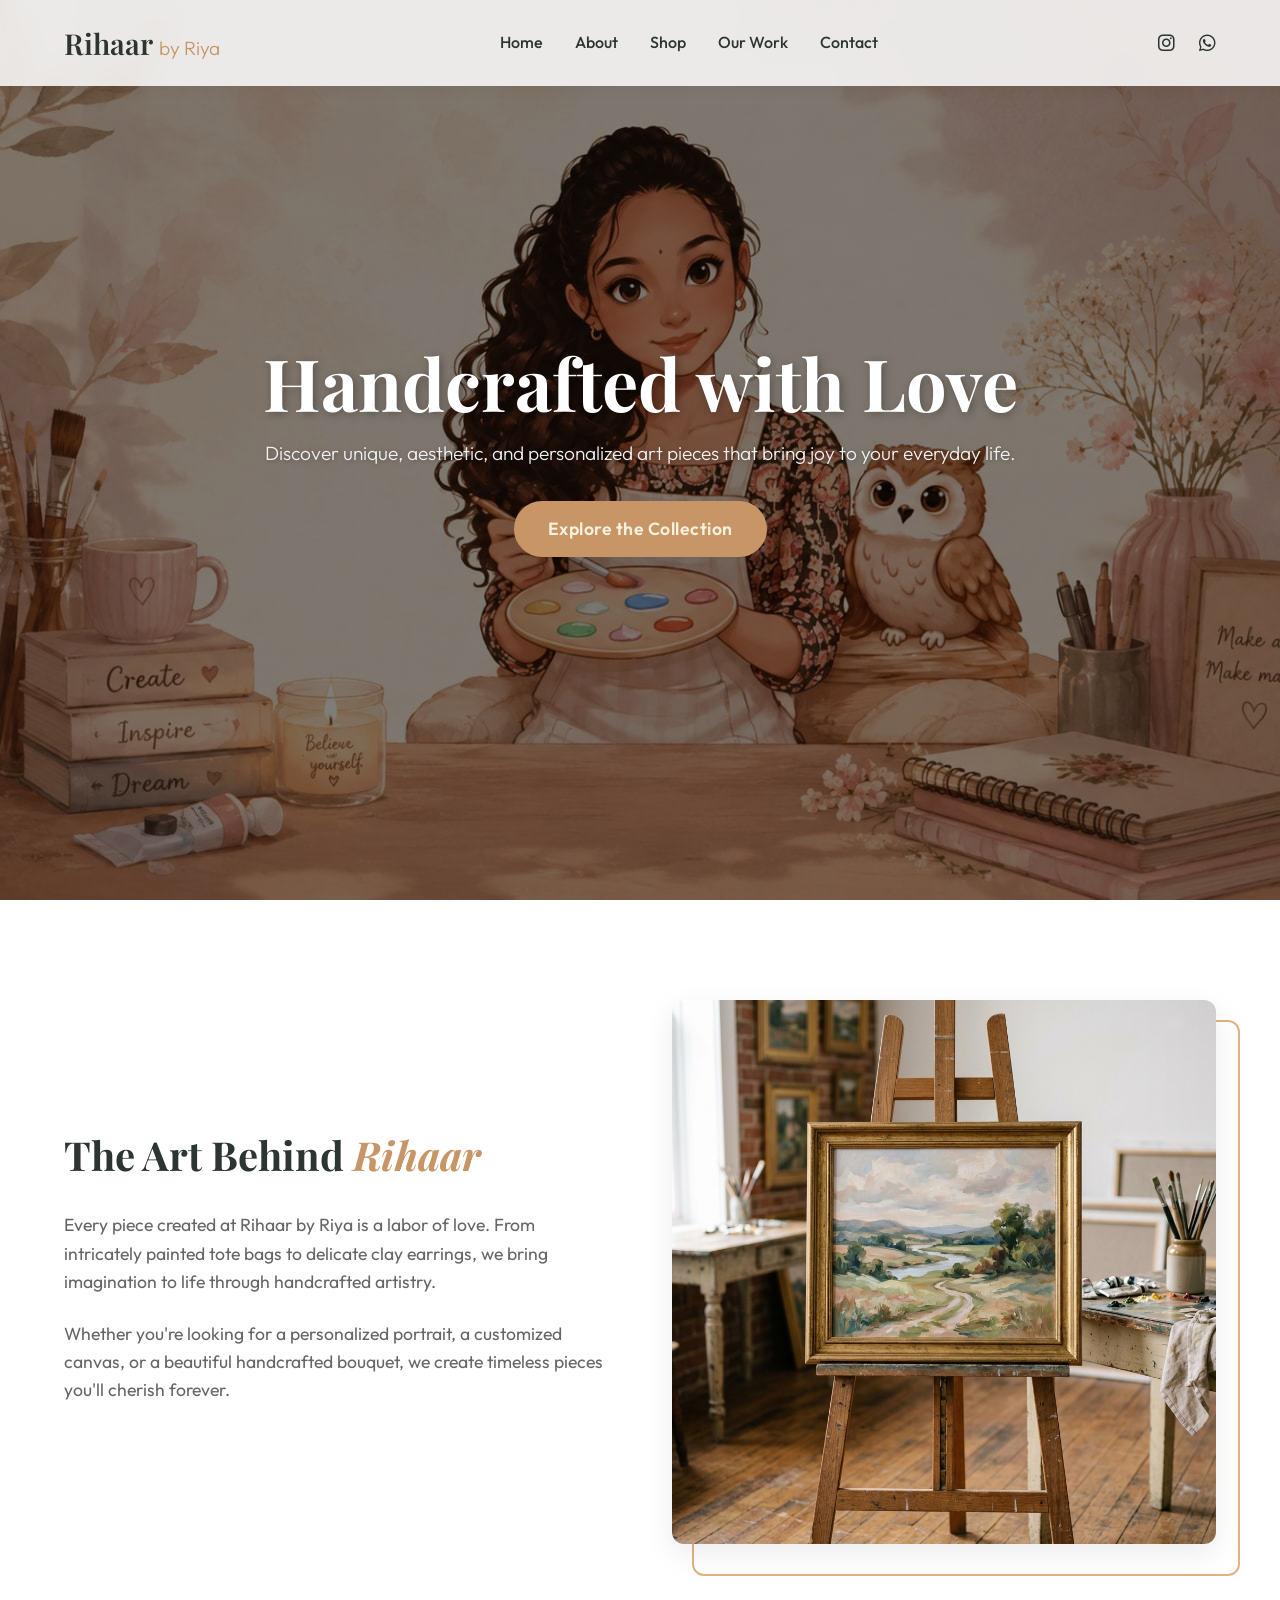
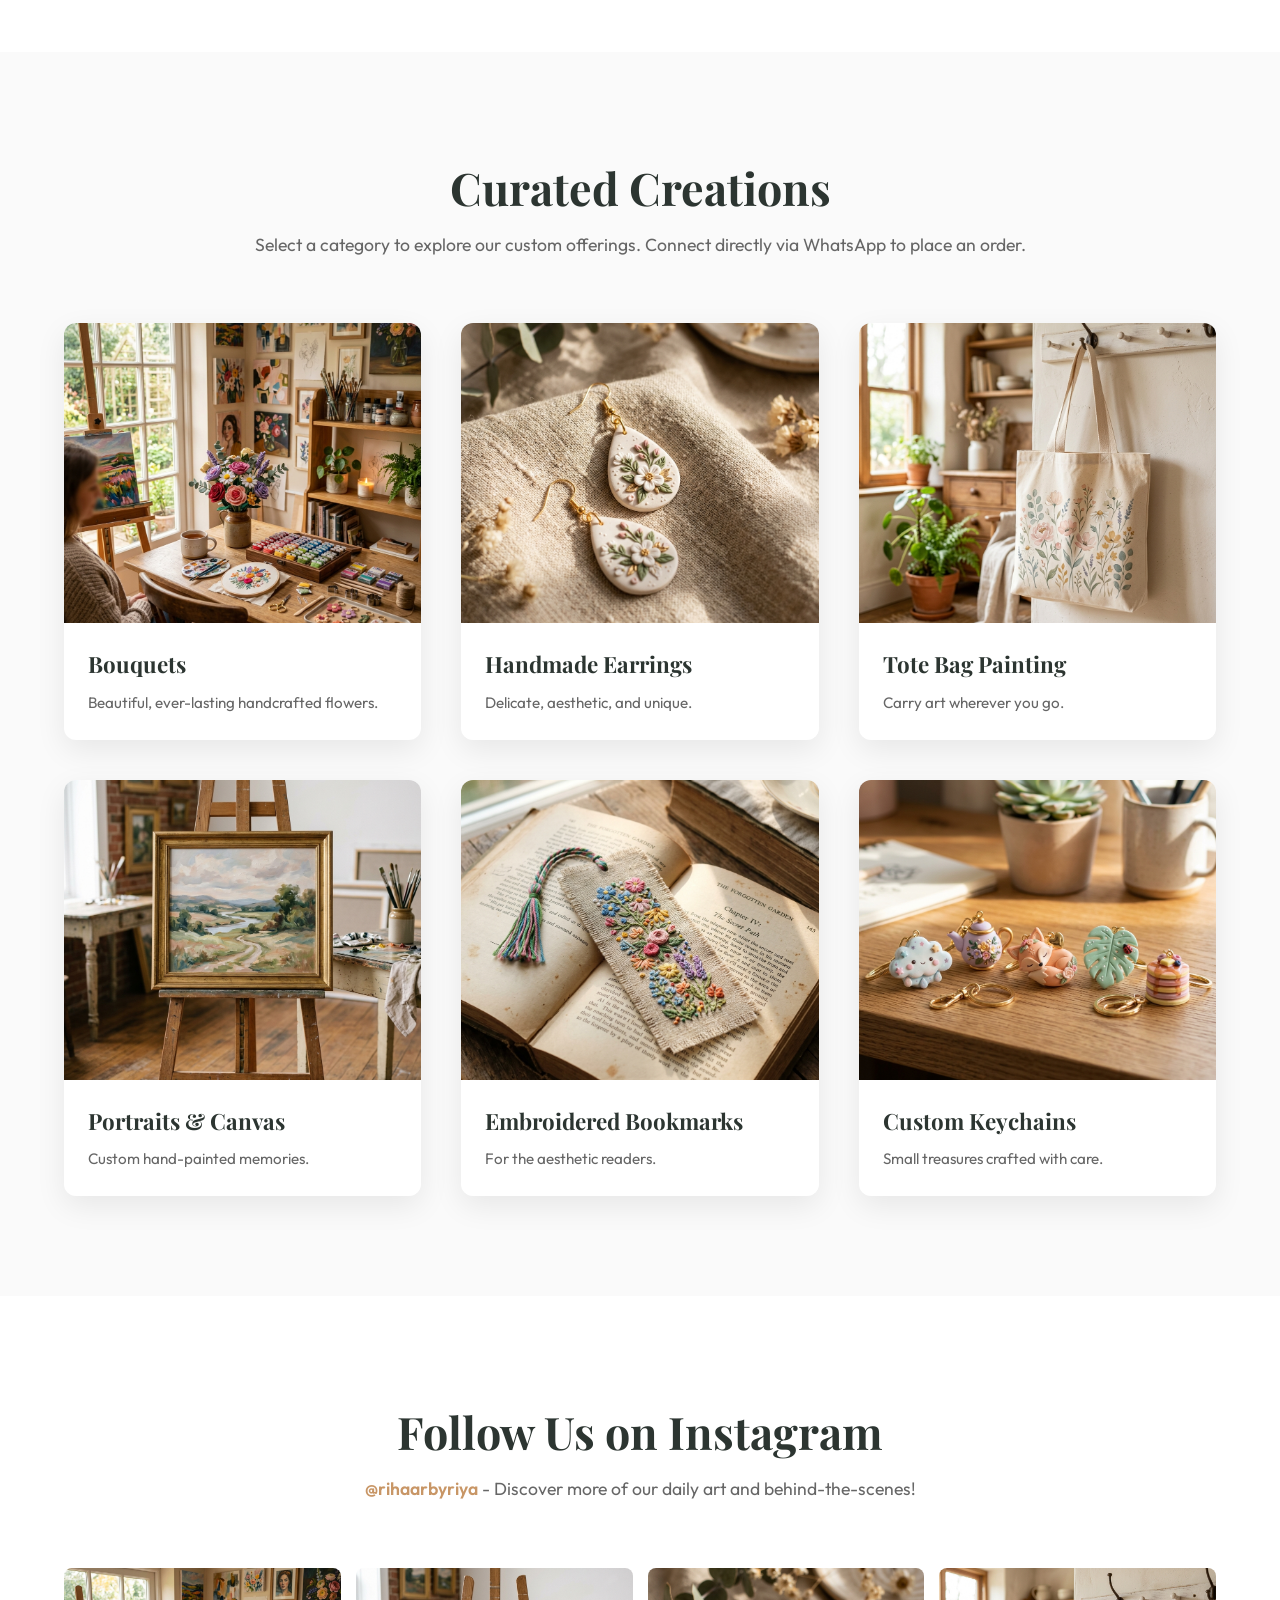
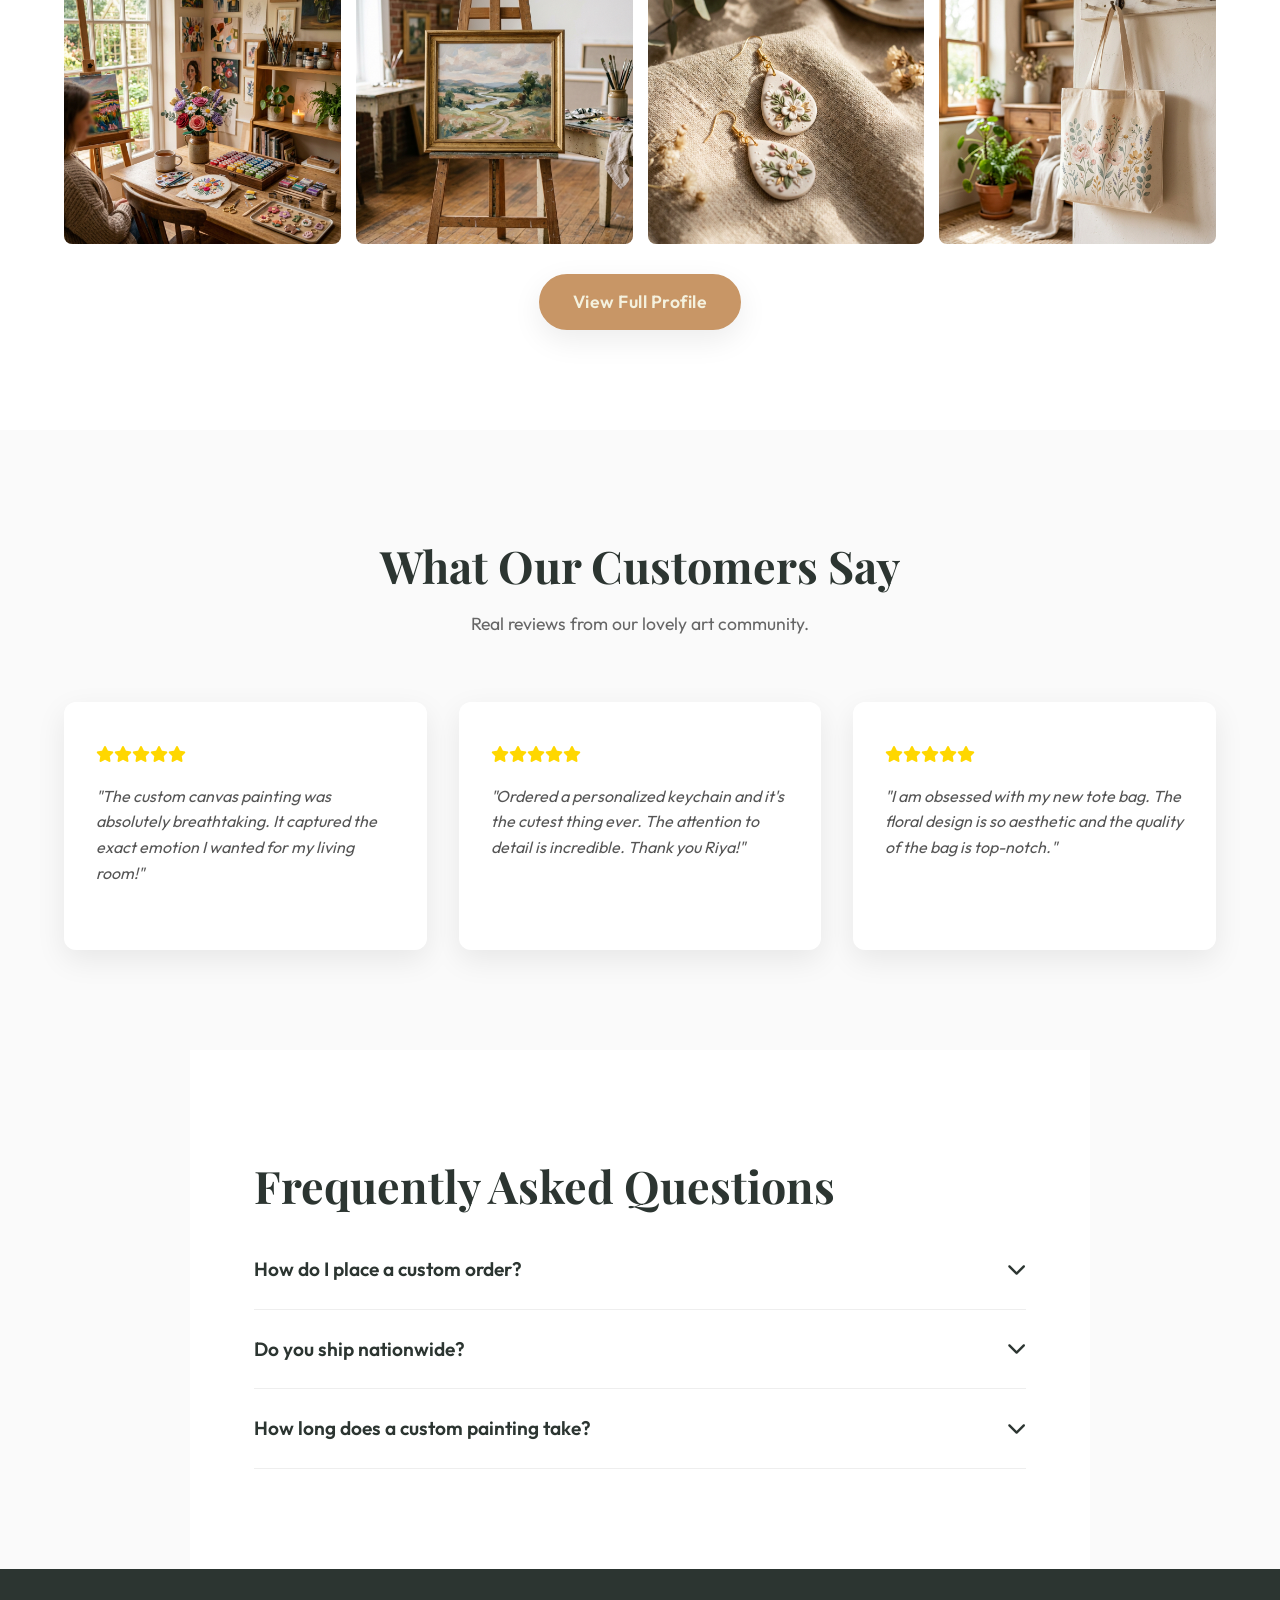
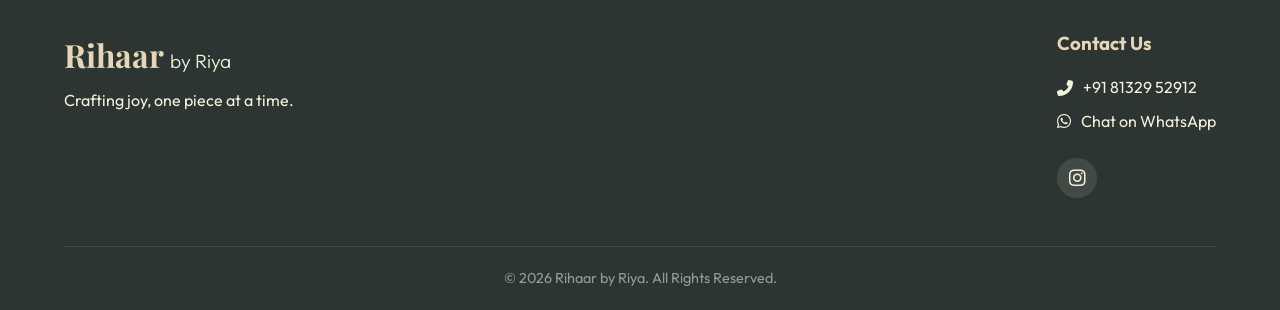
<file: index.html>
<!DOCTYPE html>
<html lang="en">

<head>
    <meta charset="UTF-8">
    <meta name="viewport" content="width=device-width, initial-scale=1.0">
    <title>Rihaar by Riya | Handcrafted Art & Gifts</title>
    <meta name="description"
        content="Premium handcrafted bouquets, keychains, earrings, bookmarks, portraits, canvas paintings, and tote bags by Riya.">
    <link rel="stylesheet" href="styles.css">
    <link
        href="https://fonts.googleapis.com/css2?family=Outfit:wght@300;400;600;800&family=Playfair+Display:ital,wght@0,400;0,600;1,400&display=swap"
        rel="stylesheet">
    <link rel="stylesheet" href="https://cdnjs.cloudflare.com/ajax/libs/font-awesome/6.4.0/css/all.min.css">
</head>

<body>
    <!-- Navbar -->
    <nav class="navbar">
        <div class="logo">
            <a href="#">Rihaar <span>by Riya</span></a>
        </div>
        <ul class="nav-links">
            <li><a href="index.html#home">Home</a></li>
            <li><a href="index.html#about">About</a></li>
            <li><a href="index.html#shop">Shop</a></li>
            <li><a href="gallery.html">Our Work</a></li>
            <li><a href="index.html#contact">Contact</a></li>
        </ul>
        <div class="nav-icons">
            <a href="https://www.instagram.com/rihaarbyriya?igsh=ODdzdWExbDZmdmE4" target="_blank"><i
                    class="fab fa-instagram"></i></a>
            <a href="https://wa.me/918132952912" target="_blank"><i class="fab fa-whatsapp"></i></a>
            <div class="menu-toggle"><i class="fas fa-bars"></i></div>
        </div>
    </nav>

    <!-- Hero Section -->
    <header id="home" class="hero">
        <div class="hero-bg"></div>
        <div class="hero-content">
            <h1 class="fade-up">Handcrafted with Love</h1>
            <p class="fade-up delay-1">Discover unique, aesthetic, and personalized art pieces that bring joy to your
                everyday life.</p>
            <a href="#shop" class="btn fade-up delay-2">Explore the Collection</a>
        </div>
    </header>

    <!-- About Section -->
    <section id="about" class="about">
        <div class="about-container">
            <div class="about-text scroll-anim">
                <h2>The Art Behind <span>Rihaar</span></h2>
                <p>Every piece created at Rihaar by Riya is a labor of love. From intricately painted tote bags to
                    delicate clay earrings, we bring imagination to life through handcrafted artistry.</p>
                <p>Whether you're looking for a personalized portrait, a customized canvas, or a beautiful handcrafted
                    bouquet, we create timeless pieces you'll cherish forever.</p>
            </div>
            <div class="about-image scroll-anim">
                <img src="images/canvas_painting.png" alt="Hand-painted Canvas Art">
            </div>
        </div>
    </section>

    <!-- Shop/Categories Section -->
    <section id="shop" class="shop">
        <h2 class="section-title scroll-anim">Curated Creations</h2>
        <p class="section-subtitle scroll-anim">Select a category to explore our custom offerings. Connect directly via
            WhatsApp to place an order.</p>

        <div class="product-grid">
            <!-- Product 1 -->
            <div class="product-card scroll-anim">
                <div class="product-img">
                    <img src="images/hero_banner.png" alt="Handcrafted Bouquets">
                    <div class="overlay">
                        <button class="order-btn" data-product="Handcrafted Bouquets"><i class="fab fa-whatsapp"></i>
                            Order Now</button>
                    </div>
                </div>
                <h3>Bouquets</h3>
                <p>Beautiful, ever-lasting handcrafted flowers.</p>
            </div>

            <!-- Product 2 -->
            <div class="product-card scroll-anim">
                <div class="product-img">
                    <img src="images/handmade_earrings.png" alt="Handmade Earrings">
                    <div class="overlay">
                        <button class="order-btn" data-product="Handmade Earrings"><i class="fab fa-whatsapp"></i> Order
                            Now</button>
                    </div>
                </div>
                <h3>Handmade Earrings</h3>
                <p>Delicate, aesthetic, and unique.</p>
            </div>

            <!-- Product 3 -->
            <div class="product-card scroll-anim">
                <div class="product-img">
                    <img src="images/tote_bag.png" alt="Tote Bag Painting">
                    <div class="overlay">
                        <button class="order-btn" data-product="Painted Tote Bags"><i class="fab fa-whatsapp"></i> Order
                            Now</button>
                    </div>
                </div>
                <h3>Tote Bag Painting</h3>
                <p>Carry art wherever you go.</p>
            </div>

            <!-- Product 4 -->
            <div class="product-card scroll-anim">
                <div class="product-img">
                    <img src="images/canvas_painting.png" alt="Portraits & Canvas">
                    <div class="overlay">
                        <button class="order-btn" data-product="Custom Portraits & Canvas"><i
                                class="fab fa-whatsapp"></i> Order Now</button>
                    </div>
                </div>
                <h3>Portraits & Canvas</h3>
                <p>Custom hand-painted memories.</p>
            </div>

            <!-- Product 5 -->
            <div class="product-card scroll-anim">
                <div class="product-img">
                    <img src="images/embroidered_bookmarks.png" alt="Embroidered Bookmarks">
                    <div class="overlay">
                        <button class="order-btn" data-product="Embroidered Bookmarks"><i class="fab fa-whatsapp"></i>
                            Order Now</button>
                    </div>
                </div>
                <h3>Embroidered Bookmarks</h3>
                <p>For the aesthetic readers.</p>
            </div>

            <!-- Product 6 -->
            <div class="product-card scroll-anim">
                <div class="product-img">
                    <img src="images/custom_keychains.png" alt="Custom Keychains">
                    <div class="overlay">
                        <button class="order-btn" data-product="Custom Keychains"><i class="fab fa-whatsapp"></i> Order
                            Now</button>
                    </div>
                </div>
                <h3>Custom Keychains</h3>
                <p>Small treasures crafted with care.</p>
            </div>
        </div>
    </section>

    <!-- Instagram Gallery Section -->
    <section id="instagram" class="instagram">
        <h2 class="section-title scroll-anim">Follow Us on Instagram</h2>
        <p class="section-subtitle scroll-anim"><a href="https://www.instagram.com/rihaarbyriya?igsh=ODdzdWExbDZmdmE4"
                target="_blank">@rihaarbyriya</a> - Discover more of our daily art and behind-the-scenes!</p>

        <div class="insta-grid scroll-anim">
            <div class="insta-item">
                <img src="images/hero_banner.png" alt="Instagram Post 1">
                <div class="insta-overlay"><i class="fab fa-instagram"></i></div>
            </div>
            <div class="insta-item">
                <img src="images/canvas_painting.png" alt="Instagram Post 2">
                <div class="insta-overlay"><i class="fab fa-instagram"></i></div>
            </div>
            <div class="insta-item">
                <img src="images/handmade_earrings.png" alt="Instagram Post 3">
                <div class="insta-overlay"><i class="fab fa-instagram"></i></div>
            </div>
            <div class="insta-item">
                <img src="images/tote_bag.png" alt="Instagram Post 4">
                <div class="insta-overlay"><i class="fab fa-instagram"></i></div>
            </div>
        </div>
        <a href="https://www.instagram.com/rihaarbyriya?igsh=ODdzdWExbDZmdmE4" target="_blank"
            class="btn fade-up delay-1" style="margin-top: 30px;">View Full Profile</a>
    </section>

    <!-- Testimonials Section -->
    <section id="testimonials" class="testimonials">
        <h2 class="section-title scroll-anim">What Our Customers Say</h2>
        <p class="section-subtitle scroll-anim">Real reviews from our lovely art community.</p>

        <div class="testimonial-grid">
            <div class="testi-card scroll-anim">
                <div class="stars"><i class="fas fa-star"></i><i class="fas fa-star"></i><i class="fas fa-star"></i><i
                        class="fas fa-star"></i><i class="fas fa-star"></i></div>
                <p>"The custom canvas painting was absolutely breathtaking. It captured the exact emotion I wanted for
                    my living room!"</p>
                <h4></h4>
            </div>
            <div class="testi-card scroll-anim delay-1">
                <div class="stars"><i class="fas fa-star"></i><i class="fas fa-star"></i><i class="fas fa-star"></i><i
                        class="fas fa-star"></i><i class="fas fa-star"></i></div>
                <p>"Ordered a personalized keychain and it's the cutest thing ever. The attention to detail is
                    incredible. Thank you Riya!"</p>
                <h4></h4>
            </div>
            <div class="testi-card scroll-anim delay-2">
                <div class="stars"><i class="fas fa-star"></i><i class="fas fa-star"></i><i class="fas fa-star"></i><i
                        class="fas fa-star"></i><i class="fas fa-star"></i></div>
                <p>"I am obsessed with my new tote bag. The floral design is so aesthetic and the quality of the bag is
                    top-notch."</p>
                <h4></h4>
            </div>
        </div>
    </section>

    <!-- FAQ Section -->
    <section id="faq" class="faq">
        <h2 class="section-title scroll-anim">Frequently Asked Questions</h2>
        <div class="faq-container scroll-anim">
            <div class="faq-item">
                <h3>How do I place a custom order? <i class="fas fa-chevron-down"></i></h3>
                <div class="faq-answer">
                    <p>Simply click the "Order Now" button on any product category or click the WhatsApp icon to message
                        us directly. We'll discuss your requirements and create something special just for you!</p>
                </div>
            </div>
            <div class="faq-item">
                <h3>Do you ship nationwide? <i class="fas fa-chevron-down"></i></h3>
                <div class="faq-answer">
                    <p>Yes, we ship across India! Delivery times and charges depend on your location and will be
                        confirmed during the order process.</p>
                </div>
            </div>
            <div class="faq-item">
                <h3>How long does a custom painting take? <i class="fas fa-chevron-down"></i></h3>
                <div class="faq-answer">
                    <p>Custom artworks take time to ensure perfection. Depending on the complexity and size, it usually
                        takes between 7 to 14 days to complete before shipping.</p>
                </div>
            </div>
        </div>
    </section>

    <!-- Contact & Footer -->
    <footer id="contact">
        <div class="footer-content">
            <div class="footer-brand">
                <h2>Rihaar <span>by Riya</span></h2>
                <p>Crafting joy, one piece at a time.</p>
            </div>
            <div class="footer-contact">
                <h3>Contact Us</h3>
                <p><i class="fas fa-phone-alt"></i> +91 81329 52912</p>
                <p><i class="fab fa-whatsapp"></i> <a href="https://wa.me/918132952912">Chat on WhatsApp</a></p>
                <div class="socials">
                    <a href="https://www.instagram.com/rihaarbyriya?igsh=ODdzdWExbDZmdmE4" target="_blank"><i
                            class="fab fa-instagram"></i></a>
                </div>
            </div>
        </div>
        <div class="footer-bottom">
            <p>&copy; 2026 Rihaar by Riya. All Rights Reserved.</p>
        </div>
    </footer>

    <script src="script.js"></script>
</body>

</html>
</file>
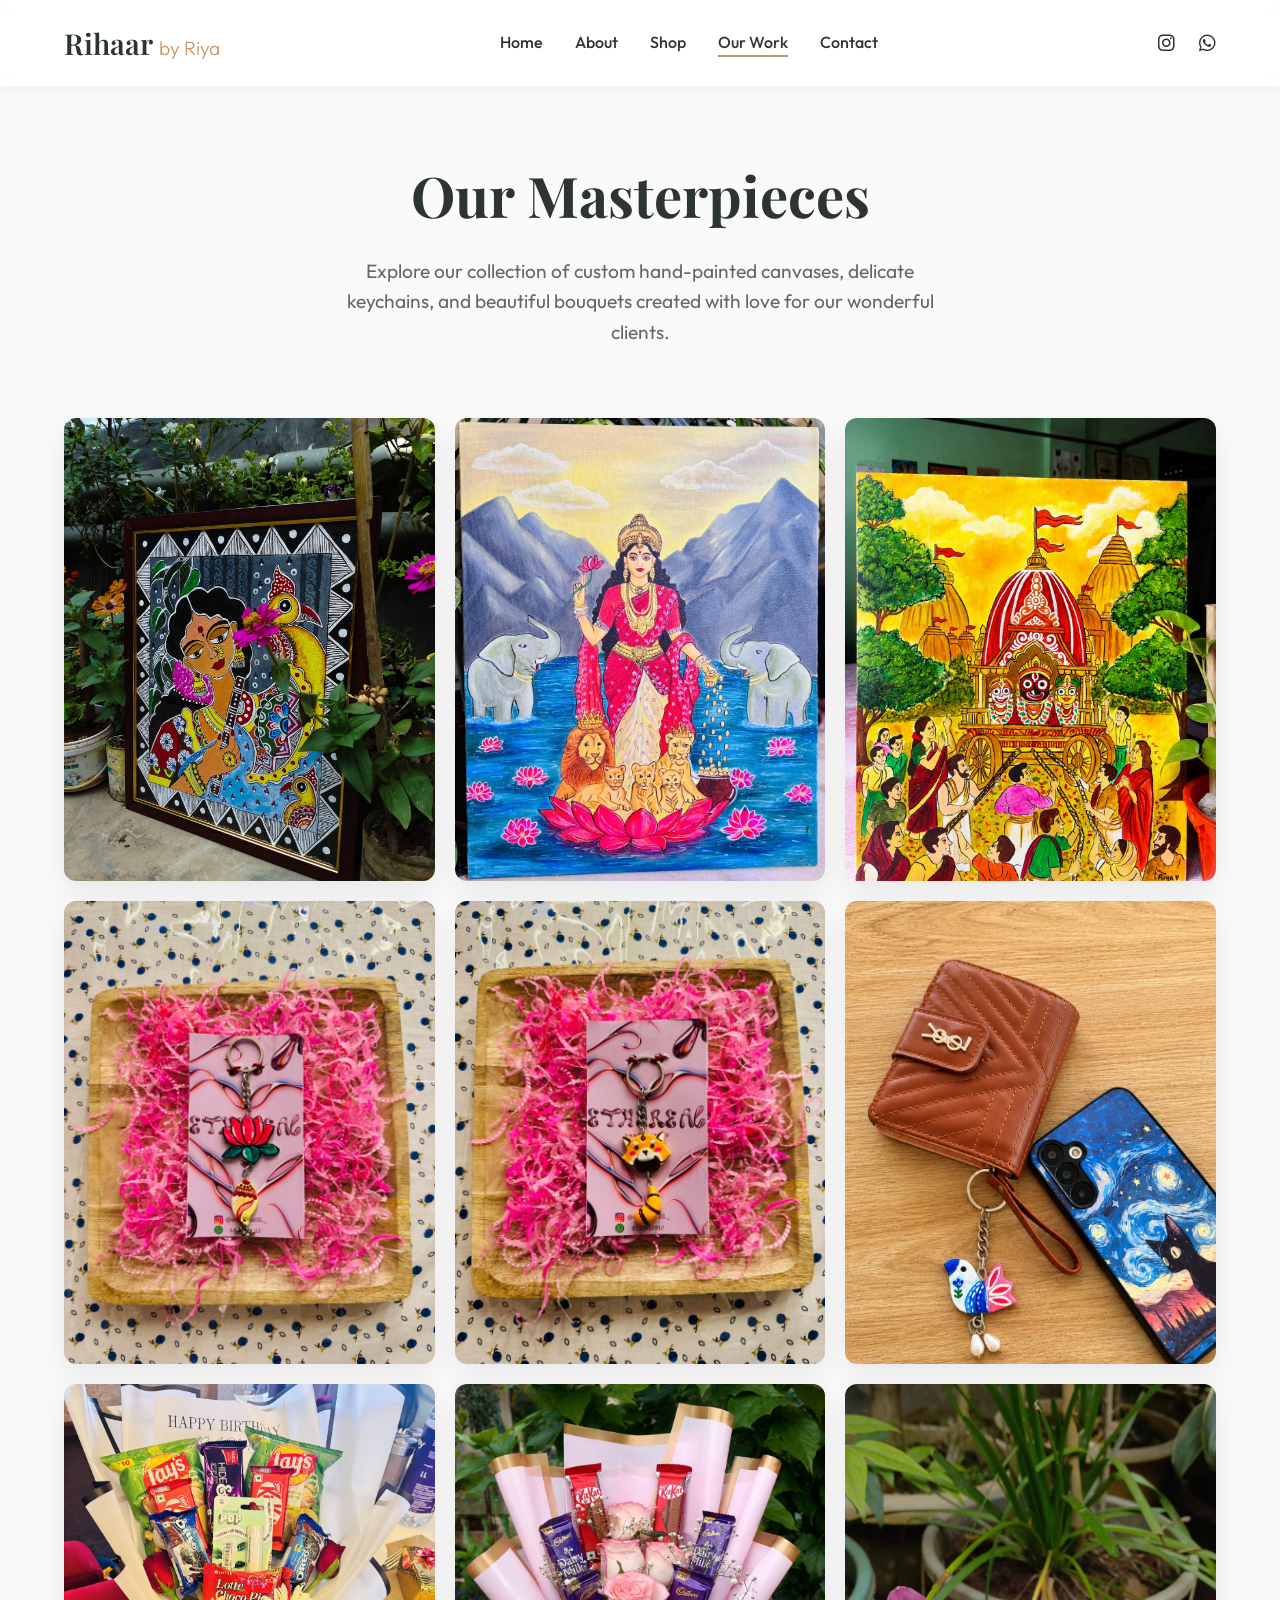
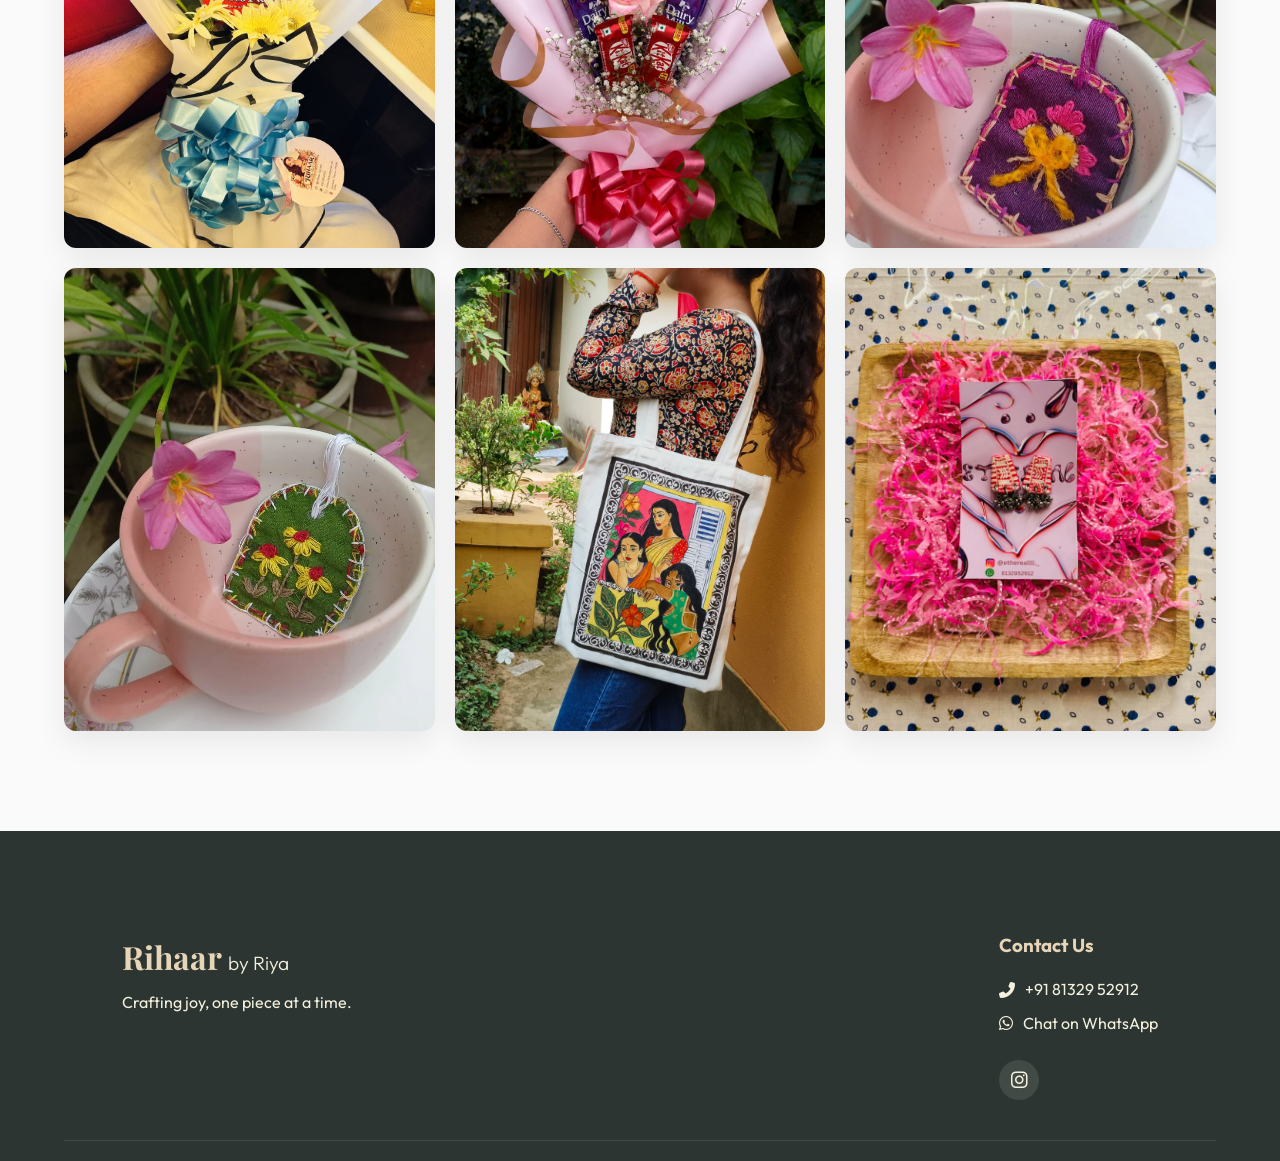
<file: gallery.html>
<!DOCTYPE html>
<html lang="en">
<head>
    <meta charset="UTF-8">
    <meta name="viewport" content="width=device-width, initial-scale=1.0">
    <title>Our Work | Rihaar by Riya</title>
    <meta name="description" content="View the gallery of our handcrafted bouquets, keychains, and canvas paintings.">
    <link rel="stylesheet" href="styles.css">
    <link href="https://fonts.googleapis.com/css2?family=Outfit:wght@300;400;600;800&family=Playfair+Display:ital,wght@0,400;0,600;1,400&display=swap" rel="stylesheet">
    <link rel="stylesheet" href="https://cdnjs.cloudflare.com/ajax/libs/font-awesome/6.4.0/css/all.min.css">
    <style>
        .gallery-header {
            padding: 150px 5% 50px;
            text-align: center;
            background: var(--bg-color);
        }
        .gallery-header h1 {
            font-size: 3.5rem;
            margin-bottom: 1rem;
            color: var(--text-dark);
        }
        .gallery-header p {
            font-size: 1.2rem;
            color: #666;
            max-width: 600px;
            margin: 0 auto;
        }
        .portfolio-grid {
            display: grid;
            grid-template-columns: repeat(auto-fill, minmax(280px, 1fr));
            gap: 20px;
            padding: 20px 5% 100px;
            max-width: 1300px;
            margin: 0 auto;
        }
        .portfolio-item {
            position: relative;
            overflow: hidden;
            border-radius: var(--border-radius);
            box-shadow: var(--shadow);
            aspect-ratio: 4/5;
            cursor: pointer;
        }
        .portfolio-item img {
            width: 100%;
            height: 100%;
            object-fit: cover;
            transition: transform 0.5s ease;
        }
        .portfolio-overlay {
            position: absolute;
            bottom: -100%;
            left: 0;
            width: 100%;
            padding: 20px;
            background: linear-gradient(to top, rgba(0,0,0,0.8), transparent);
            color: white;
            transition: bottom 0.4s ease;
        }
        .portfolio-item:hover img {
            transform: scale(1.05);
        }
        .portfolio-item:hover .portfolio-overlay {
            bottom: 0;
        }
        .portfolio-overlay h3 {
            font-family: var(--font-main);
            color: #fff;
            margin-bottom: 5px;
            font-size: 1.2rem;
        }
    </style>
</head>
<body>
    <!-- Navbar -->
    <nav class="navbar" style="background: rgba(255, 255, 255, 0.95); box-shadow: 0 2px 15px rgba(0,0,0,0.1);">
        <div class="logo">
            <a href="index.html">Rihaar <span>by Riya</span></a>
        </div>
        <ul class="nav-links">
            <li><a href="index.html#home">Home</a></li>
            <li><a href="index.html#about">About</a></li>
            <li><a href="index.html#shop">Shop</a></li>
            <li><a href="gallery.html" class="active">Our Work</a></li>
            <li><a href="index.html#contact">Contact</a></li>
        </ul>
        <div class="nav-icons">
            <a href="https://www.instagram.com/rihaarbyriya?igsh=ODdzdWExbDZmdmE4" target="_blank"><i class="fab fa-instagram"></i></a>
            <a href="https://wa.me/918132952912" target="_blank"><i class="fab fa-whatsapp"></i></a>
            <div class="menu-toggle"><i class="fas fa-bars"></i></div>
        </div>
    </nav>

    <!-- Header -->
    <header class="gallery-header">
        <h1 class="fade-up">Our Masterpieces</h1>
        <p class="fade-up delay-1">Explore our collection of custom hand-painted canvases, delicate keychains, and beautiful bouquets created with love for our wonderful clients.</p>
    </header>

    <!-- Gallery Grid -->
    <section class="portfolio-grid">
        <!-- Canvases -->
        <div class="portfolio-item scroll-anim">
            <img src="images/canvas1.jpeg" alt="Canvas Painting">
            <div class="portfolio-overlay">
                <h3>Custom Canvas</h3>
            </div>
        </div>
        <div class="portfolio-item scroll-anim">
            <img src="images/canvas2.jpeg" alt="Canvas Painting">
            <div class="portfolio-overlay">
                <h3>Hand-painted Canvas</h3>
            </div>
        </div>
        <div class="portfolio-item scroll-anim">
            <img src="images/canvas3.jpeg" alt="Canvas Painting">
            <div class="portfolio-overlay">
                <h3>Custom Portrait</h3>
            </div>
        </div>

        <!-- Keychains -->
        <div class="portfolio-item scroll-anim">
            <img src="images/key1.jpeg" alt="Keychain">
            <div class="portfolio-overlay">
                <h3>Handcrafted Keychain</h3>
            </div>
        </div>
        <div class="portfolio-item scroll-anim">
            <img src="images/key2.jpeg" alt="Keychain">
            <div class="portfolio-overlay">
                <h3>Custom Keychain</h3>
            </div>
        </div>
        <div class="portfolio-item scroll-anim">
            <img src="images/key3.jpeg" alt="Keychain">
            <div class="portfolio-overlay">
                <h3>Aesthetic Keychain</h3>
            </div>
        </div>

        <!-- Bouquets -->
        <div class="portfolio-item scroll-anim">
            <img src="images/B1.jpeg" alt="Bouquet">
            <div class="portfolio-overlay">
                <h3>Floral Bouquet</h3>
            </div>
        </div>
        <div class="portfolio-item scroll-anim">
            <img src="images/B2.jpeg" alt="Bouquet">
            <div class="portfolio-overlay">
                <h3>Custom Bouquet</h3>
            </div>
        </div>

        <!-- Bookmarks -->
        <div class="portfolio-item scroll-anim">
            <img src="images/book1.jpeg" alt="Bookmark">
            <div class="portfolio-overlay">
                <h3>Embroidered Bookmark</h3>
            </div>
        </div>
        <div class="portfolio-item scroll-anim">
            <img src="images/book2.jpeg" alt="Bookmark">
            <div class="portfolio-overlay">
                <h3>Floral Bookmark</h3>
            </div>
        </div>

        <!-- Tote Bags and Earrings -->
        <div class="portfolio-item scroll-anim">
            <img src="images/bag1.jpeg" alt="Tote Bag">
            <div class="portfolio-overlay">
                <h3>Painted Tote Bag</h3>
            </div>
        </div>
        <div class="portfolio-item scroll-anim">
            <img src="images/ear1.jpeg" alt="Earrings">
            <div class="portfolio-overlay">
                <h3>Handmade Earrings</h3>
            </div>
        </div>
    </section>

    <!-- Footer -->
    <footer id="contact">
        <div class="footer-content" style="max-width: 1200px; margin: 0 auto; padding: 40px 5%; display: flex; justify-content: space-between; flex-wrap: wrap;">
            <div class="footer-brand">
                <h2>Rihaar <span>by Riya</span></h2>
                <p>Crafting joy, one piece at a time.</p>
            </div>
            <div class="footer-contact">
                <h3>Contact Us</h3>
                <p><i class="fas fa-phone-alt"></i> +91 81329 52912</p>
                <p><i class="fab fa-whatsapp"></i> <a href="https://wa.me/918132952912">Chat on WhatsApp</a></p>
                <div class="socials">
                    <a href="https://www.instagram.com/rihaarbyriya?igsh=ODdzdWExbDZmdmE4" target="_blank"><i class="fab fa-instagram"></i></a>
                </div>
            </div>
        </div>
    </footer>

    <script src="script.js"></script>
</body>
</html>
</file>
<file: styles.css>
:root {
    /* Color Palette */
    --primary-color: #E6D5B8; /* Soft warm earthy beige */
    --secondary-color: #E1B382; /* Warm peach */
    --accent-color: #C89666; /* Deeper craft brown */
    --text-dark: #2C3531; /* Soft charcoal */
    --text-light: #F4F1DE; /* Off white */
    --bg-color: #FAFAFA; /* Light minimal background */
    --card-bg: #FFFFFF;
    
    /* Typography */
    --font-main: 'Outfit', sans-serif;
    --font-accent: 'Playfair Display', serif;
    
    /* Spacing & Utilities */
    --transition: all 0.4s cubic-bezier(0.25, 0.8, 0.25, 1);
    --shadow: 0 10px 30px rgba(0, 0, 0, 0.08);
    --shadow-hover: 0 15px 40px rgba(200, 150, 102, 0.2);
    --border-radius: 12px;
}

* {
    margin: 0;
    padding: 0;
    box-sizing: border-box;
}

html {
    scroll-behavior: smooth;
}

body {
    font-family: var(--font-main);
    background-color: var(--bg-color);
    color: var(--text-dark);
    line-height: 1.6;
    overflow-x: hidden;
}

/* Typography */
h1, h2, h3, h4 {
    font-family: var(--font-accent);
    color: var(--text-dark);
}

a {
    text-decoration: none;
    color: inherit;
    transition: var(--transition);
}

ul {
    list-style: none;
}

/* Buttons */
.btn {
    display: inline-block;
    padding: 12px 32px;
    background-color: var(--accent-color);
    color: var(--text-light);
    border-radius: 30px;
    font-weight: 600;
    font-size: 1.1rem;
    letter-spacing: 0.5px;
    box-shadow: var(--shadow);
    transition: var(--transition);
    border: 2px solid var(--accent-color);
}

.btn:hover {
    background-color: transparent;
    color: var(--accent-color);
    transform: translateY(-3px);
    box-shadow: var(--shadow-hover);
}

/* Navigation */
.navbar {
    display: flex;
    justify-content: space-between;
    align-items: center;
    padding: 20px 5%;
    background: rgba(255, 255, 255, 0.85);
    backdrop-filter: blur(10px);
    -webkit-backdrop-filter: blur(10px);
    position: fixed;
    top: 0;
    width: 100%;
    z-index: 1000;
    box-shadow: 0 2px 15px rgba(0,0,0,0.05);
    transition: var(--transition);
}

.logo a {
    font-family: var(--font-accent);
    font-size: 1.8rem;
    font-weight: 600;
}

.logo span {
    font-family: var(--font-main);
    font-size: 1.2rem;
    font-weight: 300;
    color: var(--accent-color);
}

.nav-links {
    display: flex;
    gap: 2rem;
}

.nav-links a {
    font-weight: 500;
    position: relative;
}

.nav-links a::after {
    content: '';
    position: absolute;
    width: 0;
    height: 2px;
    bottom: -5px;
    left: 0;
    background-color: var(--accent-color);
    transition: var(--transition);
}

.nav-links a:hover::after, .nav-links a.active::after {
    width: 100%;
}

.nav-icons {
    display: flex;
    gap: 1.5rem;
    align-items: center;
}

.nav-icons a {
    font-size: 1.2rem;
    color: var(--text-dark);
}

.nav-icons a:hover {
    color: var(--accent-color);
    transform: scale(1.1);
}

.menu-toggle {
    display: none;
    font-size: 1.5rem;
    cursor: pointer;
}

/* Hero Section */
.hero {
    height: 100vh;
    display: flex;
    align-items: center;
    justify-content: center;
    position: relative;
    text-align: center;
    padding: 0 5%;
    overflow: hidden;
}

.hero-bg {
    position: absolute;
    top: 0;
    left: 0;
    width: 100%;
    height: 100%;
    background: url('images/home1st.jpeg') center/cover no-repeat;
    z-index: -1;
}

.hero-bg::before {
    content: '';
    position: absolute;
    top: 0;
    left: 0;
    width: 100%;
    height: 100%;
    background: rgba(0, 0, 0, 0.5); /* Dark overlay for text readability */
}

.hero-content {
    max-width: 800px;
    z-index: 1;
}

.hero-content h1 {
    font-size: 4.5rem;
    margin-bottom: 1rem;
    line-height: 1.1;
    color: #ffffff;
    text-shadow: 2px 2px 10px rgba(0,0,0,0.3);
}

.hero-content p {
    font-size: 1.2rem;
    margin-bottom: 2rem;
    color: #f0f0f0;
    font-weight: 300;
    text-shadow: 1px 1px 5px rgba(0,0,0,0.3);
}

/* About Section */
.about {
    padding: 100px 5%;
    background: #fff;
}

.about-container {
    display: flex;
    align-items: center;
    justify-content: space-between;
    gap: 4rem;
    max-width: 1200px;
    margin: 0 auto;
}

.about-text {
    flex: 1;
}

.about-text h2 {
    font-size: 2.5rem;
    margin-bottom: 1.5rem;
}

.about-text span {
    color: var(--accent-color);
    font-style: italic;
}

.about-text p {
    font-size: 1.1rem;
    color: #666;
    margin-bottom: 1.5rem;
}

.about-image {
    flex: 1;
    position: relative;
}

.about-image img {
    width: 100%;
    border-radius: var(--border-radius);
    box-shadow: var(--shadow);
    transition: var(--transition);
}

.about-image::after {
    content: '';
    position: absolute;
    top: 20px;
    left: 20px;
    width: 100%;
    height: 100%;
    border: 2px solid var(--secondary-color);
    border-radius: var(--border-radius);
    z-index: -1;
    transition: var(--transition);
}

.about-image:hover img {
    transform: translate(10px, 10px);
}
.about-image:hover::after {
    transform: translate(-10px, -10px);
}

/* Shop Section */
.shop {
    padding: 100px 5%;
    background: var(--bg-color);
    text-align: center;
}

.section-title {
    font-size: 2.8rem;
    margin-bottom: 0.5rem;
}

.section-subtitle {
    color: #666;
    margin-bottom: 4rem;
    font-size: 1.1rem;
}

.product-grid {
    display: grid;
    grid-template-columns: repeat(auto-fit, minmax(300px, 1fr));
    gap: 2.5rem;
    max-width: 1200px;
    margin: 0 auto;
}

.product-card {
    background: var(--card-bg);
    border-radius: var(--border-radius);
    overflow: hidden;
    box-shadow: var(--shadow);
    transition: var(--transition);
    text-align: left;
}

.product-card:hover {
    transform: translateY(-10px);
    box-shadow: var(--shadow-hover);
}

.product-img {
    width: 100%;
    height: 300px;
    overflow: hidden;
    position: relative;
}

.product-img img {
    width: 100%;
    height: 100%;
    object-fit: cover;
    transition: transform 0.6s ease;
}

.placeholder-img {
    width: 100%;
    height: 100%;
    display: flex;
    align-items: center;
    justify-content: center;
    font-size: 4rem;
    color: rgba(255,255,255,0.7);
}

.color-1 { background: linear-gradient(135deg, #fdfbfb 0%, #ebedee 100%); color: #C89666; }
.color-2 { background: linear-gradient(135deg, #f5f7fa 0%, #c3cfe2 100%); color: #C89666; }

.product-card:hover .product-img img {
    transform: scale(1.05);
}

.overlay {
    position: absolute;
    top: 0;
    left: 0;
    width: 100%;
    height: 100%;
    background: rgba(44, 53, 49, 0.4);
    backdrop-filter: blur(2px);
    display: flex;
    align-items: center;
    justify-content: center;
    opacity: 0;
    transition: var(--transition);
}

.product-card:hover .overlay {
    opacity: 1;
}

.order-btn {
    padding: 10px 24px;
    background-color: #25D366; /* WhatsApp Green */
    color: white;
    border: none;
    border-radius: 30px;
    font-family: var(--font-main);
    font-weight: 600;
    font-size: 1rem;
    cursor: pointer;
    display: flex;
    align-items: center;
    gap: 8px;
    transform: translateY(20px);
    transition: var(--transition);
    box-shadow: 0 4px 15px rgba(37, 211, 102, 0.4);
}

.order-btn:hover {
    background-color: #128C7E;
    transform: translateY(0) scale(1.05);
}

.product-card:hover .order-btn {
    transform: translateY(0);
}

.product-card h3 {
    padding: 1.5rem 1.5rem 0.5rem;
    font-size: 1.4rem;
}

.product-card p {
    padding: 0 1.5rem 1.5rem;
    color: #666;
    font-size: 0.95rem;
}

/* Instagram Section */
.instagram {
    padding: 100px 5%;
    background: #fff;
    text-align: center;
}

.instagram .section-subtitle a {
    color: var(--accent-color);
    font-weight: 600;
}

.insta-grid {
    display: grid;
    grid-template-columns: repeat(auto-fit, minmax(250px, 1fr));
    gap: 15px;
    max-width: 1200px;
    margin: 0 auto;
}

.insta-item {
    position: relative;
    aspect-ratio: 1;
    overflow: hidden;
    border-radius: 8px;
    cursor: pointer;
}

.insta-item img {
    width: 100%;
    height: 100%;
    object-fit: cover;
    transition: var(--transition);
}

.insta-overlay {
    position: absolute;
    top: 0;
    left: 0;
    width: 100%;
    height: 100%;
    background: rgba(0,0,0,0.4);
    display: flex;
    align-items: center;
    justify-content: center;
    opacity: 0;
    transition: var(--transition);
}

.insta-overlay i {
    color: #fff;
    font-size: 2rem;
    transform: scale(0.5);
    transition: var(--transition);
}

.insta-item:hover img {
    transform: scale(1.1);
}

.insta-item:hover .insta-overlay {
    opacity: 1;
}

.insta-item:hover .insta-overlay i {
    transform: scale(1);
}

/* Testimonials */
.testimonials {
    padding: 100px 5%;
    background: var(--bg-color);
    text-align: center;
}

.testimonial-grid {
    display: grid;
    grid-template-columns: repeat(auto-fit, minmax(300px, 1fr));
    gap: 2rem;
    max-width: 1200px;
    margin: 0 auto;
}

.testi-card {
    background: #fff;
    padding: 2.5rem 2rem;
    border-radius: var(--border-radius);
    box-shadow: var(--shadow);
    text-align: left;
    transition: var(--transition);
}

.testi-card:hover {
    transform: translateY(-10px);
}

.stars {
    color: #FFD700;
    margin-bottom: 1rem;
}

.testi-card p {
    font-style: italic;
    color: #555;
    margin-bottom: 1.5rem;
}

.testi-card h4 {
    color: var(--accent-color);
    font-size: 1.1rem;
}

/* FAQ Section */
.faq {
    padding: 100px 5%;
    background: #fff;
    max-width: 900px;
    margin: 0 auto;
}

.faq-item {
    border-bottom: 1px solid #eee;
    padding: 1.5rem 0;
    cursor: pointer;
}

.faq-item h3 {
    display: flex;
    justify-content: space-between;
    align-items: center;
    font-size: 1.2rem;
    font-family: var(--font-main);
    font-weight: 600;
    transition: var(--transition);
}

.faq-item:hover h3 {
    color: var(--accent-color);
}

.faq-answer {
    max-height: 0;
    overflow: hidden;
    transition: all 0.4s ease;
}

.faq-item.active .faq-answer {
    max-height: 200px;
    margin-top: 1rem;
}

.faq-item.active h3 i {
    transform: rotate(180deg);
}

/* Footer */
footer {
    background: var(--text-dark);
    color: var(--text-light);
    padding: 60px 5% 20px;
}

.footer-content {
    display: flex;
    justify-content: space-between;
    flex-wrap: wrap;
    gap: 3rem;
    max-width: 1200px;
    margin: 0 auto;
    border-bottom: 1px solid rgba(255,255,255,0.1);
    padding-bottom: 3rem;
}

.footer-brand h2 {
    color: var(--primary-color);
    font-size: 2rem;
    margin-bottom: 0.5rem;
}

.footer-brand span {
    font-family: var(--font-main);
    font-weight: 300;
    font-size: 1.2rem;
    color: var(--text-light);
}

.footer-contact h3 {
    color: var(--primary-color);
    margin-bottom: 1rem;
    font-family: var(--font-main);
}

.footer-contact p {
    margin-bottom: 0.5rem;
    display: flex;
    align-items: center;
    gap: 10px;
}

.footer-contact a {
    color: var(--text-light);
}

.footer-contact a:hover {
    color: var(--primary-color);
}

.socials {
    margin-top: 1.5rem;
    display: flex;
    gap: 1rem;
}

.socials a {
    width: 40px;
    height: 40px;
    border-radius: 50%;
    background: rgba(255,255,255,0.1);
    display: flex;
    align-items: center;
    justify-content: center;
    font-size: 1.2rem;
}

.socials a:hover {
    background: var(--primary-color);
    color: var(--text-dark);
    transform: translateY(-3px);
}

.footer-bottom {
    text-align: center;
    padding-top: 20px;
    font-size: 0.9rem;
    color: rgba(255,255,255,0.5);
}

/* Animations */
.fade-up {
    opacity: 0;
    transform: translateY(30px);
    animation: fadeUpAnim 0.8s forwards;
}

.delay-1 { animation-delay: 0.2s; }
.delay-2 { animation-delay: 0.4s; }

@keyframes fadeUpAnim {
    to {
        opacity: 1;
        transform: translateY(0);
    }
}

.scroll-anim {
    opacity: 0;
    transform: translateY(40px);
    transition: all 0.8s cubic-bezier(0.25, 0.8, 0.25, 1);
}

.scroll-anim.show {
    opacity: 1;
    transform: translateY(0);
}

/* Responsive */
@media (max-width: 768px) {
    .menu-toggle {
        display: block;
    }
    
    .nav-links {
        position: fixed;
        top: 70px;
        left: -100%;
        width: 100%;
        height: calc(100vh - 70px);
        background: rgba(255, 255, 255, 0.98);
        flex-direction: column;
        align-items: center;
        justify-content: center;
        gap: 3rem;
        transition: 0.4s;
    }
    
    .nav-links.active {
        left: 0;
    }
    
    .nav-links a {
        font-size: 1.5rem;
    }
    
    .hero-content h1 {
        font-size: 3rem;
    }
    
    .about-container {
        flex-direction: column;
    }
    
    .about-image {
        width: 100%;
    }
}
</file>
